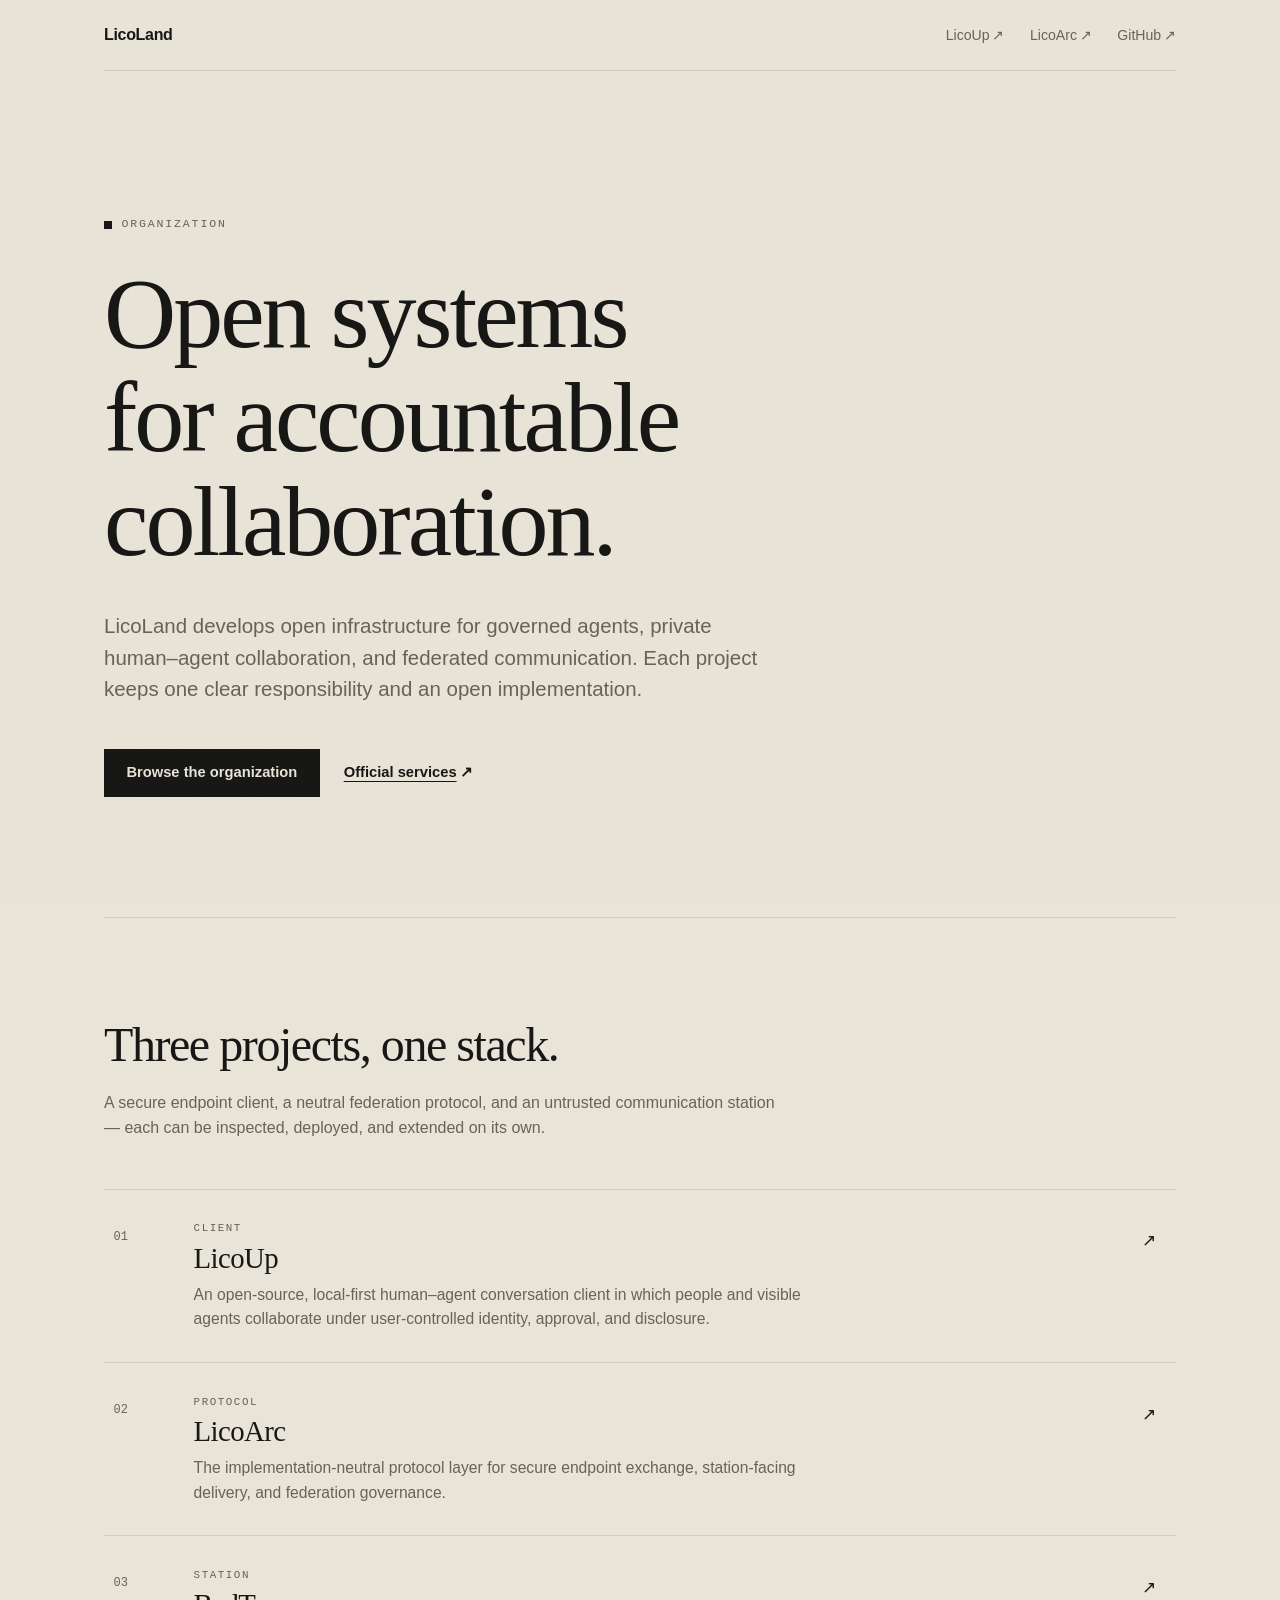
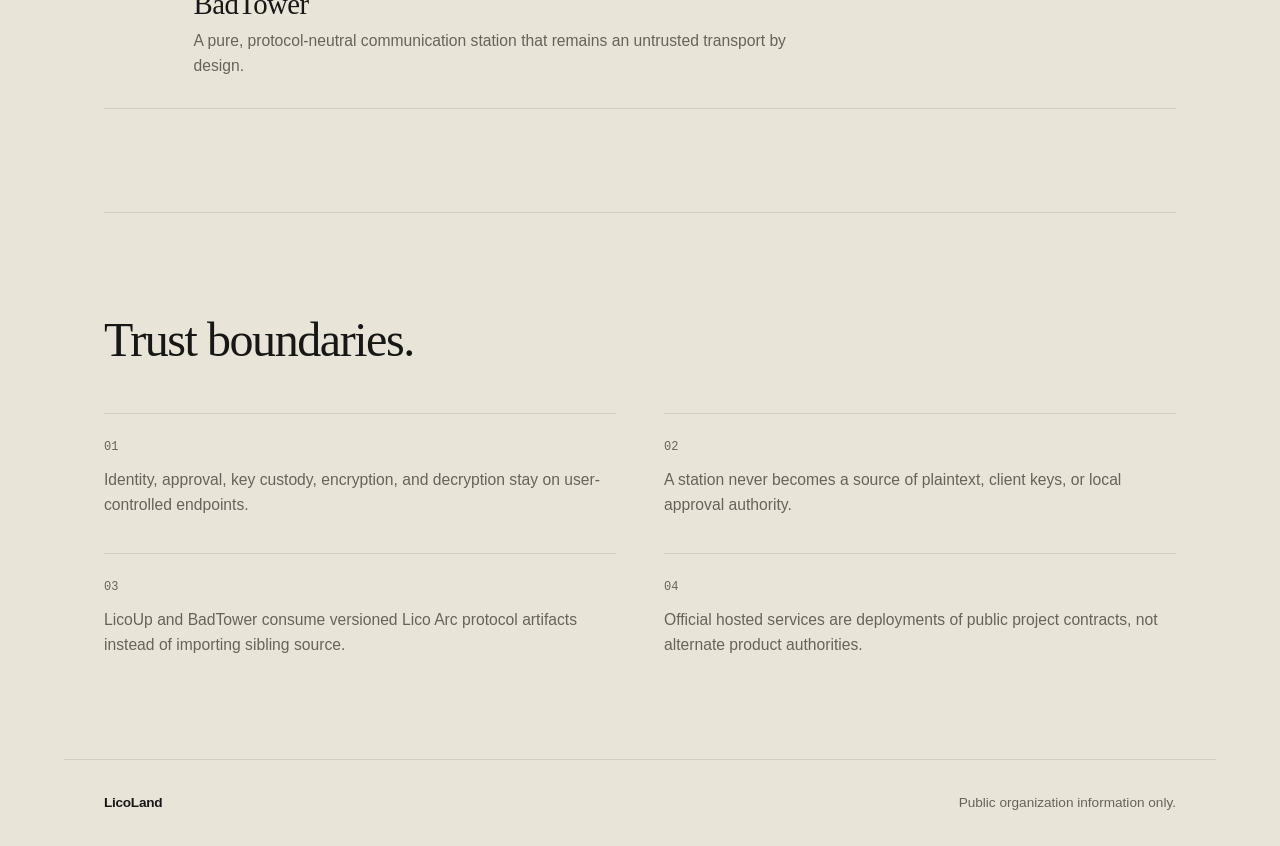
<file: index.html>
<!doctype html>
<html lang="en">
  <head>
    <meta charset="utf-8">
    <meta name="viewport" content="width=device-width, initial-scale=1">
    <title>LicoLand — Open infrastructure for governed agents</title>
    <meta name="description" content="LicoLand develops open infrastructure for governed agents, private human–agent collaboration, and federated communication.">
    <link rel="canonical" href="https://lico.land/">
    <meta property="og:type" content="website">
    <meta property="og:url" content="https://lico.land/">
    <meta property="og:title" content="LicoLand — Open infrastructure for governed agents">
    <meta property="og:description" content="LicoLand develops open infrastructure for governed agents, private human–agent collaboration, and federated communication.">
    <meta name="twitter:card" content="summary">
    <link rel="icon" href="/favicon.svg" type="image/svg+xml">
    <link rel="stylesheet" href="/styles.css">
  </head>
  <body>
    <a class="skip" href="#main">Skip to content</a>
    <header class="site-head">
      <nav class="nav" aria-label="Primary navigation">
        <a class="wordmark" href="/">LicoLand</a>
        <div class="nav-links">
          <a href="https://licoup.com/">LicoUp<span class="arrow" aria-hidden="true">↗</span></a>
          <a href="https://licoarc.com/">LicoArc<span class="arrow" aria-hidden="true">↗</span></a>
          <a href="https://github.com/LicoLand">GitHub<span class="arrow" aria-hidden="true">↗</span></a>
        </div>
      </nav>
    </header>
    <main id="main">
      <section class="hero">
        <p class="eyebrow">Organization</p>
        <h1>Open systems for accountable collaboration.</h1>
        <p class="lede">
          LicoLand develops open infrastructure for governed agents, private
          human–agent collaboration, and federated communication. Each project
          keeps one clear responsibility and an open implementation.
        </p>
        <div class="actions">
          <a class="button" href="https://github.com/LicoLand">Browse the organization</a>
          <a class="textlink" href="https://licoland.com/">Official services<span class="arrow" aria-hidden="true">↗</span></a>
        </div>
      </section>

      <section class="section" aria-labelledby="projects-title">
        <h2 id="projects-title">Three projects, one stack.</h2>
        <p class="section-intro">
          A secure endpoint client, a neutral federation protocol, and an
          untrusted communication station — each can be inspected, deployed,
          and extended on its own.
        </p>
        <ol class="project-list">
          <li>
            <a class="project" href="https://licoup.com/">
              <span class="index">01</span>
              <span class="project-body">
                <span class="layer">Client</span>
                <span class="name">LicoUp</span>
                <span class="role">An open-source, local-first human–agent conversation client in which people and visible agents collaborate under user-controlled identity, approval, and disclosure.</span>
              </span>
              <span class="go" aria-hidden="true">↗</span>
            </a>
          </li>
          <li>
            <a class="project" href="https://licoarc.com/">
              <span class="index">02</span>
              <span class="project-body">
                <span class="layer">Protocol</span>
                <span class="name">LicoArc</span>
                <span class="role">The implementation-neutral protocol layer for secure endpoint exchange, station-facing delivery, and federation governance.</span>
              </span>
              <span class="go" aria-hidden="true">↗</span>
            </a>
          </li>
          <li>
            <a class="project" href="https://github.com/LicoLand/BadTower">
              <span class="index">03</span>
              <span class="project-body">
                <span class="layer">Station</span>
                <span class="name">BadTower</span>
                <span class="role">A pure, protocol-neutral communication station that remains an untrusted transport by design.</span>
              </span>
              <span class="go" aria-hidden="true">↗</span>
            </a>
          </li>
        </ol>
      </section>

      <section class="section" aria-labelledby="boundaries-title">
        <h2 id="boundaries-title">Trust boundaries.</h2>
        <ol class="boundary-grid">
          <li>
            <span class="index">01</span>
            <p>Identity, approval, key custody, encryption, and decryption stay on user-controlled endpoints.</p>
          </li>
          <li>
            <span class="index">02</span>
            <p>A station never becomes a source of plaintext, client keys, or local approval authority.</p>
          </li>
          <li>
            <span class="index">03</span>
            <p>LicoUp and BadTower consume versioned Lico Arc protocol artifacts instead of importing sibling source.</p>
          </li>
          <li>
            <span class="index">04</span>
            <p>Official hosted services are deployments of public project contracts, not alternate product authorities.</p>
          </li>
        </ol>
      </section>
    </main>
    <footer class="site-foot">
      <span class="wordmark">LicoLand</span>
      <span>Public organization information only.</span>
    </footer>
  </body>
</html>
</file>
<file: styles.css>
:root {
  color-scheme: light;
  --canvas: #e9e4d8;
  --ink: #171716;
  --ink-soft: #2a2a28;
  --muted: #66635b;
  --line: #d3cec0;
  --tint: #dfdacb;
  --max: 72rem;
  --pad-x: clamp(1.25rem, 4vw, 2.5rem);
  --serif: "Iowan Old Style", "Palatino Linotype", Palatino, Georgia, serif;
  --sans: "SF Pro Display", "Helvetica Neue", Helvetica, Arial, sans-serif;
  --mono: "SF Mono", ui-monospace, "JetBrains Mono", Menlo, monospace;
}

* {
  box-sizing: border-box;
}

html {
  background: var(--canvas);
  scroll-behavior: smooth;
}

body {
  margin: 0;
  color: var(--ink);
  background: var(--canvas);
  font-family: var(--sans);
  line-height: 1.6;
}

/* Subtle grain keeps the flat canvas from feeling sterile. */
body::after {
  content: "";
  position: fixed;
  inset: 0;
  z-index: 10;
  pointer-events: none;
  opacity: 0.035;
  mix-blend-mode: multiply;
  background-image: url("data:image/svg+xml,%3Csvg xmlns='http://www.w3.org/2000/svg' width='160' height='160'%3E%3Cfilter id='n'%3E%3CfeTurbulence type='fractalNoise' baseFrequency='0.9' numOctaves='2'/%3E%3C/filter%3E%3Crect width='100%25' height='100%25' filter='url(%23n)'/%3E%3C/svg%3E");
}

::selection {
  background: var(--ink);
  color: var(--canvas);
}

a {
  color: inherit;
}

:focus-visible {
  outline: 2px solid var(--ink);
  outline-offset: 3px;
}

.skip {
  position: absolute;
  left: -9999px;
  top: 0;
  padding: 0.5rem 1rem;
  background: var(--ink);
  color: var(--canvas);
  z-index: 20;
}

.skip:focus {
  left: 0;
}

.site-head,
main,
.site-foot {
  width: min(100%, var(--max));
  margin-inline: auto;
  padding-inline: var(--pad-x);
}

/* Navigation */

.nav {
  display: flex;
  align-items: center;
  justify-content: space-between;
  gap: 1rem;
  padding-block: 1.4rem;
  border-bottom: 1px solid var(--line);
}

.wordmark {
  font-weight: 700;
  letter-spacing: -0.02em;
  text-decoration: none;
}

.nav-links {
  display: flex;
  flex-wrap: wrap;
  gap: 1.6rem;
  font-size: 0.88rem;
  color: var(--muted);
}

.nav-links a {
  text-decoration: none;
  transition: color 0.2s ease;
}

.nav-links a:hover {
  color: var(--ink);
}

.arrow {
  display: inline-block;
  margin-left: 0.2em;
  transition: transform 0.2s ease;
}

a:hover .arrow {
  transform: translate(2px, -2px);
}

/* Hero */

.hero {
  padding-block: clamp(5rem, 12vw, 9rem) clamp(4.5rem, 10vw, 7.5rem);
}

.eyebrow {
  display: flex;
  align-items: center;
  gap: 0.6rem;
  margin: 0 0 1.75rem;
  font-family: var(--mono);
  font-size: 0.72rem;
  font-weight: 500;
  letter-spacing: 0.16em;
  text-transform: uppercase;
  color: var(--muted);
}

.eyebrow::before {
  content: "";
  width: 0.5rem;
  height: 0.5rem;
  background: var(--ink);
}

h1,
h2 {
  margin: 0;
  font-family: var(--serif);
  font-weight: 500;
  letter-spacing: -0.03em;
  line-height: 1.04;
  text-wrap: balance;
}

h1 {
  max-width: 13ch;
  font-size: clamp(3rem, 8vw, 6.25rem);
}

h2 {
  font-size: clamp(2rem, 4vw, 3rem);
}

.lede {
  max-width: 42rem;
  margin: 2.25rem 0 0;
  color: var(--muted);
  font-size: clamp(1.1rem, 1.6vw, 1.3rem);
  line-height: 1.55;
  text-wrap: pretty;
}

.actions {
  display: flex;
  flex-wrap: wrap;
  align-items: center;
  gap: 1.5rem;
  margin-top: 2.75rem;
}

.button {
  display: inline-flex;
  align-items: center;
  min-height: 2.9rem;
  padding: 0.75rem 1.4rem;
  background: var(--ink);
  color: var(--canvas);
  font-size: 0.92rem;
  font-weight: 600;
  text-decoration: none;
  transition: background 0.2s ease, transform 0.2s ease;
}

.button:hover {
  background: var(--ink-soft);
  transform: translateY(-1px);
}

.button:active {
  transform: scale(0.98);
}

.textlink {
  font-size: 0.92rem;
  font-weight: 600;
  text-decoration: underline;
  text-underline-offset: 0.3em;
  text-decoration-thickness: 1px;
}

/* Sections */

.section {
  padding-block: clamp(4rem, 8vw, 6.5rem);
  border-top: 1px solid var(--line);
}

.section-intro {
  max-width: 42rem;
  margin: 1.25rem 0 0;
  color: var(--muted);
  text-wrap: pretty;
}

.index {
  font-family: var(--mono);
  font-size: 0.75rem;
  font-variant-numeric: tabular-nums;
  color: var(--muted);
}

/* Project list */

.project-list {
  list-style: none;
  margin: 3rem 0 0;
  padding: 0;
}

.project-list li {
  border-top: 1px solid var(--line);
}

.project-list li:last-child {
  border-bottom: 1px solid var(--line);
}

.project {
  display: grid;
  grid-template-columns: 3.5rem minmax(0, 1fr) 1.5rem;
  gap: 1.5rem;
  align-items: start;
  padding: 1.9rem 0.6rem;
  text-decoration: none;
  transition: background 0.2s ease;
}

.project:hover {
  background: var(--tint);
}

.project .index {
  padding-top: 0.62em;
}

.layer {
  display: block;
  font-family: var(--mono);
  font-size: 0.68rem;
  letter-spacing: 0.14em;
  text-transform: uppercase;
  color: var(--muted);
}

.name {
  display: block;
  margin-top: 0.3rem;
  font-family: var(--serif);
  font-size: 1.8rem;
  letter-spacing: -0.02em;
  line-height: 1.1;
}

.role {
  display: block;
  max-width: 38rem;
  margin-top: 0.55rem;
  color: var(--muted);
  font-size: 0.98rem;
  line-height: 1.55;
}

.go {
  padding-top: 0.5rem;
  font-size: 1.05rem;
  transition: transform 0.2s ease;
}

.project:hover .go {
  transform: translate(3px, -3px);
}

/* Trust boundaries */

.boundary-grid {
  list-style: none;
  margin: 3rem 0 0;
  padding: 0;
  display: grid;
  grid-template-columns: repeat(2, minmax(0, 1fr));
  gap: 2.25rem 3rem;
}

.boundary-grid li {
  border-top: 1px solid var(--line);
  padding-top: 1.1rem;
}

.boundary-grid p {
  margin: 0.7rem 0 0;
  max-width: 32rem;
  color: var(--muted);
  font-size: 0.98rem;
  line-height: 1.55;
}

/* Footer */

.site-foot {
  display: flex;
  align-items: center;
  justify-content: space-between;
  gap: 1rem;
  padding-block: 2rem;
  border-top: 1px solid var(--line);
  color: var(--muted);
  font-size: 0.85rem;
}

.site-foot .wordmark {
  color: var(--ink);
}

@media (max-width: 720px) {
  .nav {
    align-items: flex-start;
    flex-direction: column;
  }

  .project {
    grid-template-columns: 2.4rem minmax(0, 1fr) 1.2rem;
    gap: 1rem;
    padding-inline: 0.2rem;
  }

  .boundary-grid {
    grid-template-columns: 1fr;
  }

  .site-foot {
    align-items: flex-start;
    flex-direction: column;
    gap: 0.4rem;
  }
}

@media (prefers-reduced-motion: reduce) {
  html {
    scroll-behavior: auto;
  }

  *,
  *::before,
  *::after {
    transition-duration: 0.01ms !important;
  }
}
</file>
